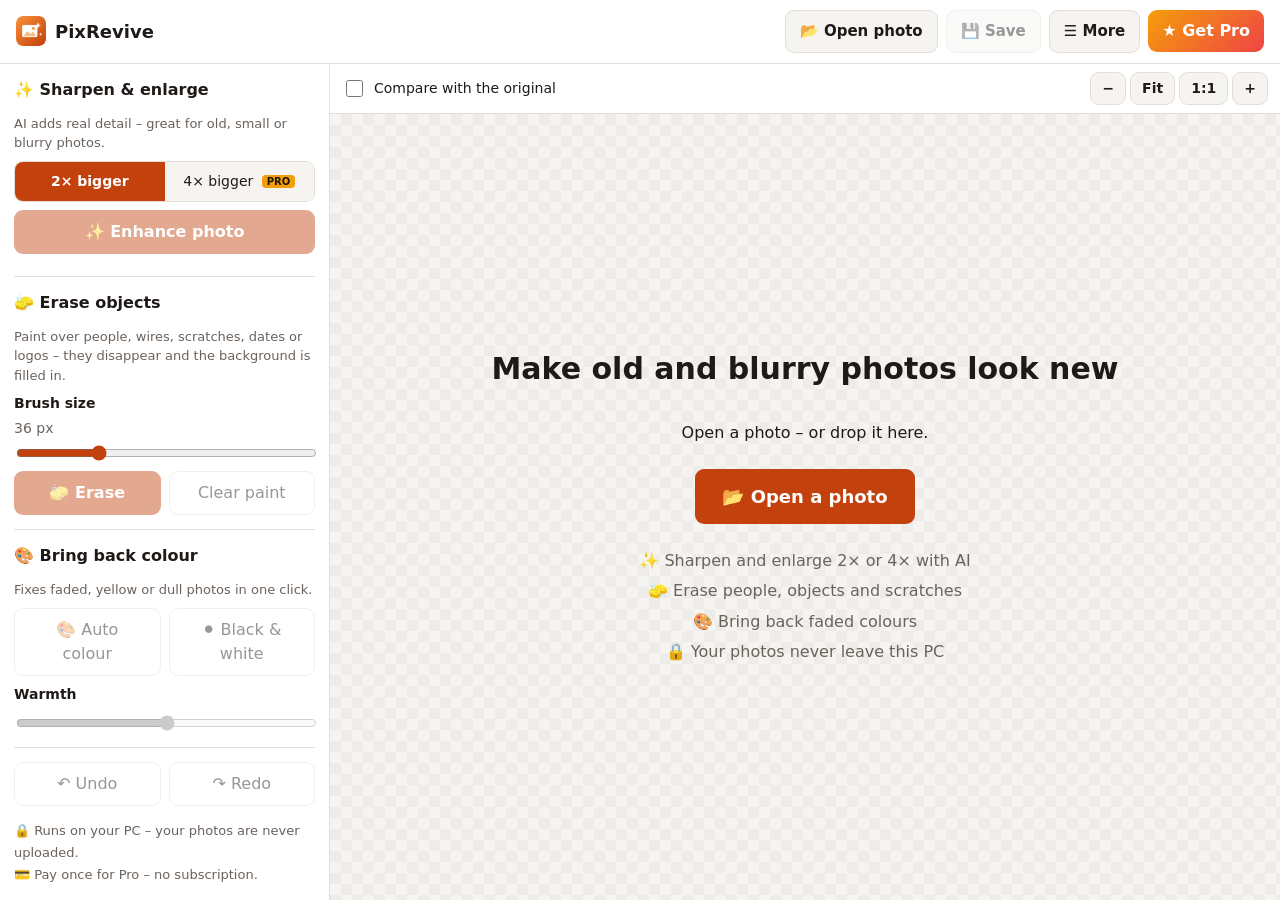
<file: index.html>
<!doctype html>
<html lang="en">
<head>
  <meta charset="utf-8">
  <meta name="viewport" content="width=device-width, initial-scale=1">
  <title>PixRevive – Photo Enhancer & Object Eraser</title>
  <meta name="description" content="Sharpen and enlarge photos 2× or 4×, bring back faded colours and erase unwanted objects with AI that runs on your own PC. No upload, no subscription.">
  <meta name="theme-color" content="#c2410c">
  <link rel="manifest" href="manifest.json">
  <link rel="icon" href="icon-192.png">
  <link rel="stylesheet" href="style.css">
</head>
<body>
  <header class="topbar">
    <div class="brand"><img src="icon-192.png" alt="" width="30" height="30"><span>PixRevive</span></div>
    <span id="fileName" class="file-name"></span>
    <div class="top-btns">
      <button id="openBtn" class="tb">📂 Open photo</button>
      <button id="saveBtn" class="tb" disabled>💾 Save</button>
      <button id="moreBtn" class="tb">☰ More</button>
      <button id="proBtn" class="pro-btn" hidden>★ Get Pro</button>
    </div>
    <div id="menu" class="menu" hidden>
      <button id="saveJpgBtn">Save as JPG (smaller file)</button>
      <button id="resetBtn">Go back to the original photo</button>
      <a href="help.html" target="_blank" rel="noopener">❓ How to use PixRevive</a>
      <a href="mailto:thequan03072002@gmail.com?subject=PixRevive%20feedback">✉ Feedback &amp; support</a>
      <a href="https://apps.microsoft.com/detail/9NNMBXF2VJG5" target="_blank" rel="noopener">More apps: TruePass passport photos</a>
      <a href="https://apps.microsoft.com/detail/9P25KDSFDB0N" target="_blank" rel="noopener">More apps: PixelBatch image converter</a>
    </div>
    <input id="fileIn" type="file" accept="image/*" hidden>
  </header>

  <main class="layout">
    <aside class="left">
      <section class="tool">
        <h2>✨ Sharpen &amp; enlarge</h2>
        <p class="hint">AI adds real detail – great for old, small or blurry photos.</p>
        <div class="seg" id="scaleSeg"><button data-v="2" class="on">2× bigger</button><button data-v="4">4× bigger <span class="badge pro-only">PRO</span></button></div>
        <button id="upBtn" class="primary wide" disabled>✨ Enhance photo</button>
        <p id="upInfo" class="hint"></p>
      </section>

      <section class="tool">
        <h2>🧽 Erase objects</h2>
        <p class="hint">Paint over people, wires, scratches, dates or logos – they disappear and the background is filled in.</p>
        <label class="field">Brush size <span id="brushVal" class="muted"></span><input id="brush" type="range" min="6" max="120" value="36"></label>
        <div class="two">
          <button id="eraseBtn" class="primary" disabled>🧽 Erase</button>
          <button id="clearMaskBtn" class="ghost" disabled>Clear paint</button>
        </div>
      </section>

      <section class="tool">
        <h2>🎨 Bring back colour</h2>
        <p class="hint">Fixes faded, yellow or dull photos in one click.</p>
        <div class="two">
          <button id="autoBtn" class="ghost" disabled>🎨 Auto colour</button>
          <button id="bwBtn" class="ghost" disabled>⚫ Black &amp; white</button>
        </div>
        <label class="field">Warmth <span id="warmVal" class="muted"></span><input id="warm" type="range" min="-40" max="40" value="0" disabled></label>
      </section>

      <div class="history">
        <button id="undoBtn" class="ghost" disabled>↶ Undo</button>
        <button id="redoBtn" class="ghost" disabled>↷ Redo</button>
      </div>
      <p class="promise">🔒 Runs on your PC – your photos are never uploaded.<br>💳 Pay once for Pro – no subscription.</p>
      <p class="fb-note">💬 Something not working the way you want? Tell me – <a href="mailto:thequan03072002@gmail.com?subject=PixRevive%20feedback">thequan03072002@gmail.com</a>. I read every message and improve the app.</p>
    </aside>

    <section class="stage">
      <div class="stagebar">
        <label class="check small"><input id="compare" type="checkbox"> Compare with the original</label>
        <span id="sizeLine" class="muted"></span>
        <span class="zoom"><button id="zoomOut" title="Zoom out">−</button><button id="zoomFit" title="Fit">Fit</button><button id="zoom100" title="Actual size">1:1</button><button id="zoomIn" title="Zoom in">+</button></span>
      </div>
      <div id="view" class="view">
        <div id="empty" class="empty">
          <h1>Make old and blurry photos look new</h1>
          <p>Open a photo – or drop it here.</p>
          <button id="openBig" class="primary big">📂 Open a photo</button>
          <ul class="promise-list">
            <li>✨ Sharpen and enlarge 2× or 4× with AI</li>
            <li>🧽 Erase people, objects and scratches</li>
            <li>🎨 Bring back faded colours</li>
            <li>🔒 Your photos never leave this PC</li>
          </ul>
        </div>
        <div id="canvasWrap" class="canvas-wrap" hidden>
          <canvas id="cv"></canvas>
          <canvas id="mask"></canvas>
          <div id="split" class="split" hidden><span>Original</span><span>Now</span></div>
        </div>
        <div id="busy" class="busy" hidden><div class="busy-card"><b id="busyTitle">Working…</b><div class="bar"><i id="busyBar"></i></div><p id="busyText" class="hint"></p></div></div>
      </div>
    </section>
  </main>

  <dialog id="proDialog" class="dlg">
    <h2>PixRevive Pro</h2>
    <p class="muted">One-time purchase. Yours forever on this Microsoft account. No subscription, ever.</p>
    <ul class="pro-list">
      <li><strong>4× enlarging</strong> – turn a small photo into a sharp print</li>
      <li><strong>Any photo size</strong> – the free version enlarges photos up to 1 megapixel</li>
      <li><strong>Save at full quality</strong> after erasing and colour fixes on big photos</li>
    </ul>
    <p class="fb-note">💬 Something not working the way you want? Tell me – <a href="mailto:thequan03072002@gmail.com?subject=PixRevive%20feedback">thequan03072002@gmail.com</a>. I read every message and improve the app.</p>
    <p id="proMsg" class="pro-msg" hidden></p>
    <div class="row-btns">
      <button id="buyBtn" class="primary" autofocus>Unlock Pro</button>
      <button id="restoreBtn" class="ghost">Restore purchase</button>
      <button id="closePro" class="ghost">Not now</button>
    </div>
  </dialog>
  <div id="toast" class="toast" hidden></div>
  <script src="app.js"></script>
  <script src="rate.js" data-id="9P8Q19XG2XGT" data-app="PixRevive"></script>
</body>
</html>
</file>
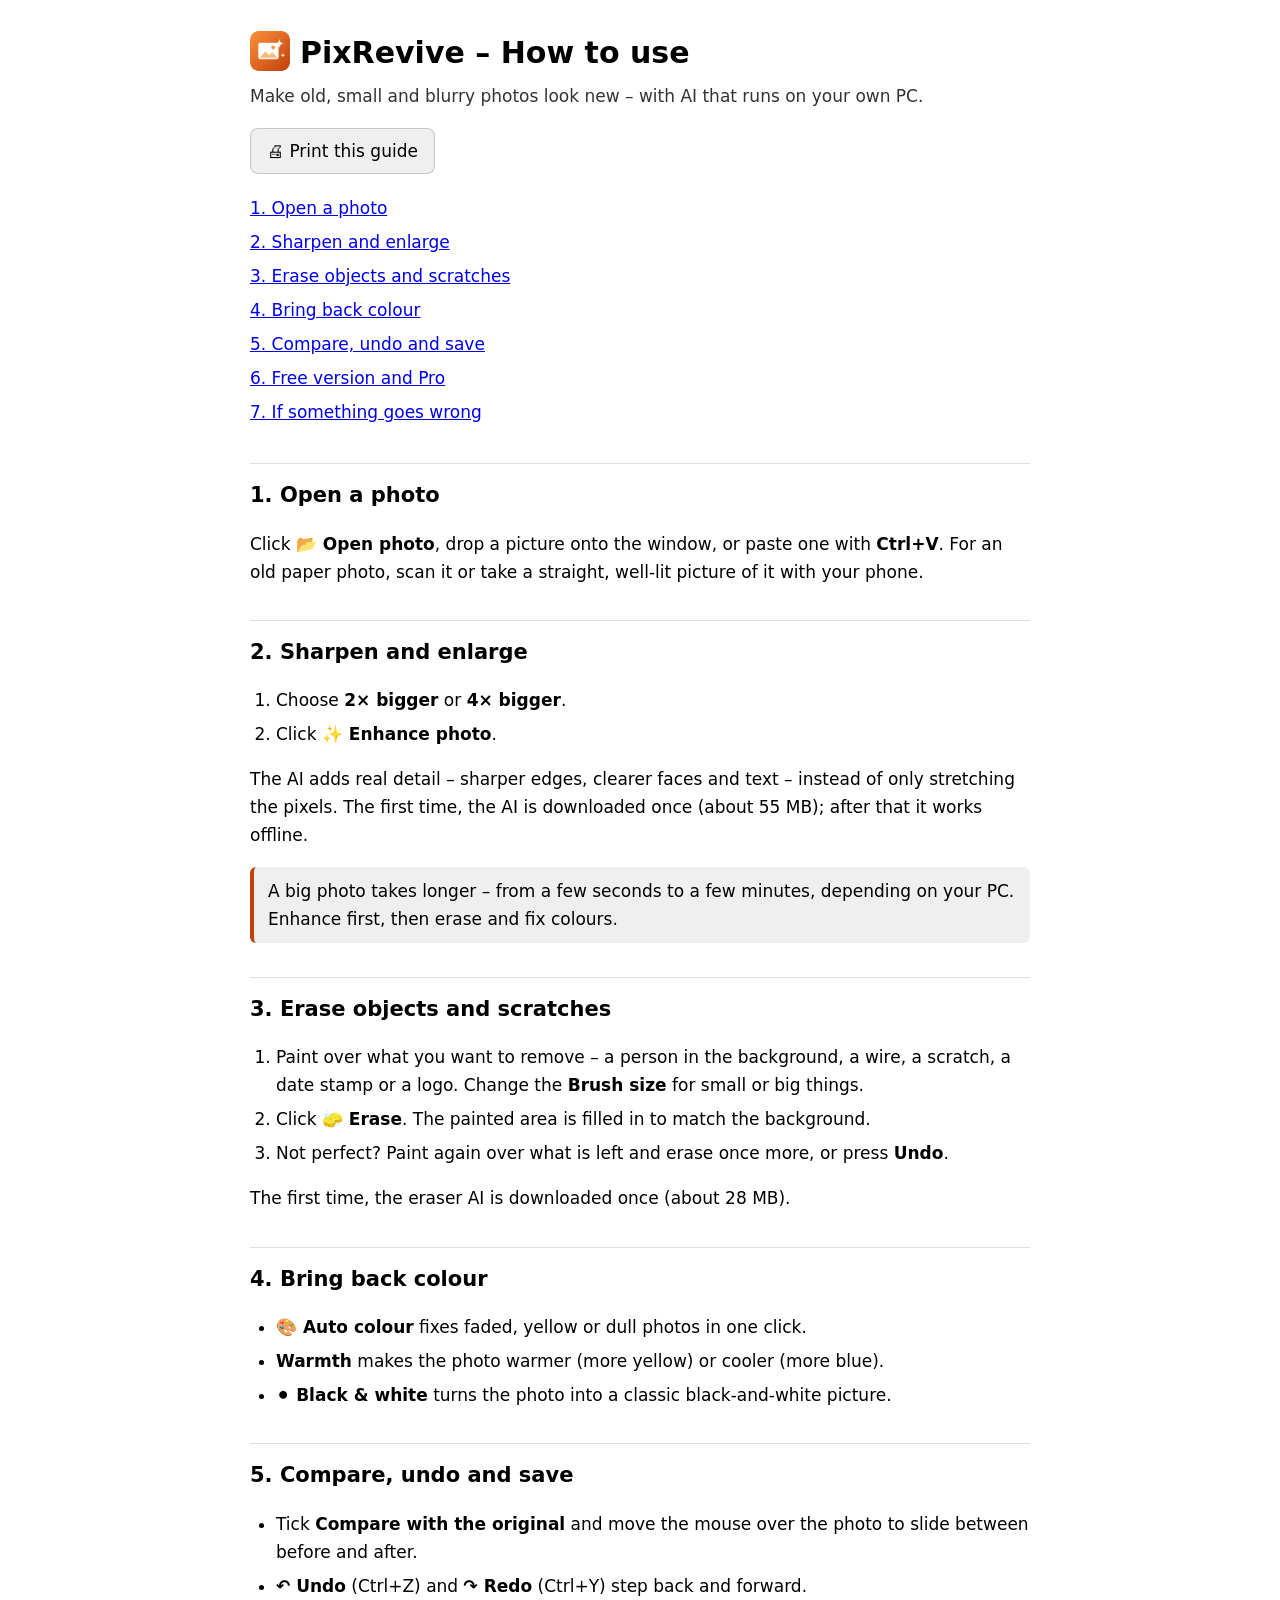
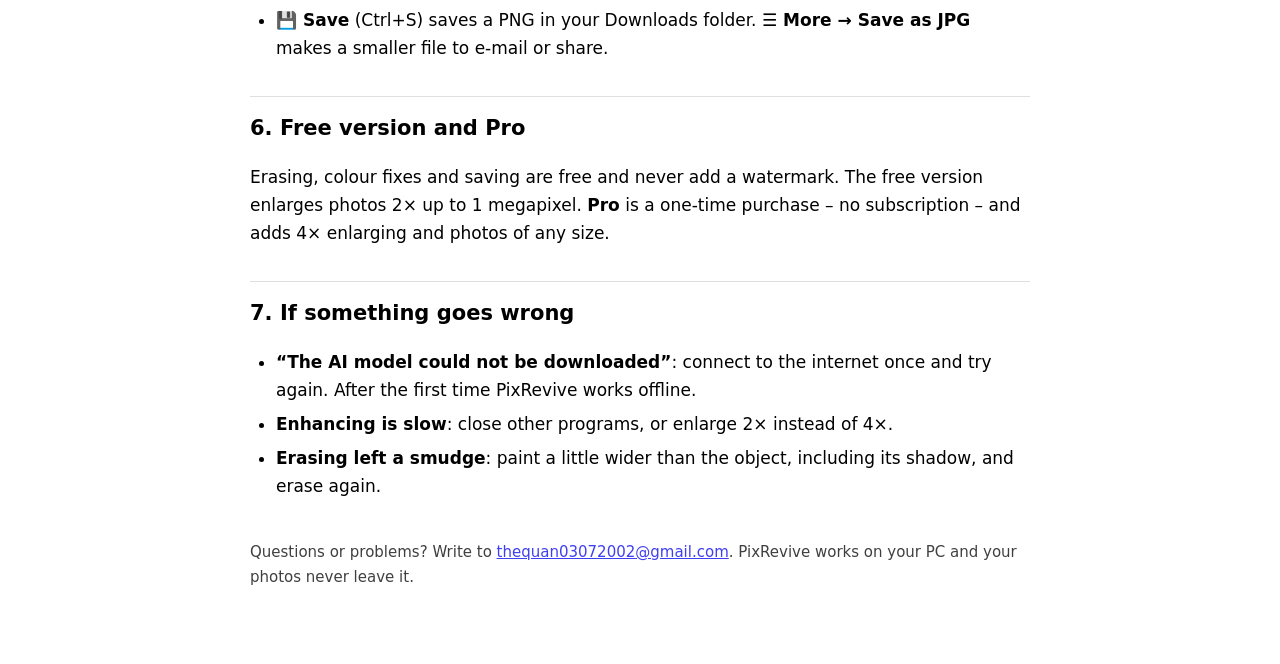
<file: help.html>
<!doctype html><html lang="en"><head><meta charset="utf-8"><meta name="viewport" content="width=device-width, initial-scale=1"><title>PixRevive – How to use</title><link rel="icon" href="icon-192.png"><style>:root{--a:#c2410c;color-scheme:light dark}body{font:17px/1.65 "Segoe UI",system-ui,sans-serif;max-width:780px;margin:0 auto;padding:28px 20px 60px}h1{font-size:30px;margin:0 0 4px}h1 img{vertical-align:-8px;border-radius:8px;margin-right:10px}h2{font-size:21px;margin:34px 0 8px;padding-top:14px;border-top:1px solid #8884}.lead{opacity:.8;margin:0 0 18px}ol,ul{padding-left:26px}li{margin:6px 0}.tip{border-left:4px solid var(--a);background:#8882;padding:10px 14px;border-radius:6px;margin:12px 0}.toc a{display:block;padding:3px 0}.foot{margin-top:40px;opacity:.75;font-size:15px}button{font:inherit;padding:8px 16px;border-radius:8px;border:1px solid #8886;cursor:pointer}@media print{.noprint{display:none}}</style></head><body>
<h1><img src="icon-192.png" width="40" height="40" alt="">PixRevive – How to use</h1>
<p class="lead">Make old, small and blurry photos look new – with AI that runs on your own PC.</p>
<p class="noprint"><button onclick="print()">🖨 Print this guide</button></p>
<div class="toc noprint"><a href="#s0">1. Open a photo</a><a href="#s1">2. Sharpen and enlarge</a><a href="#s2">3. Erase objects and scratches</a><a href="#s3">4. Bring back colour</a><a href="#s4">5. Compare, undo and save</a><a href="#s5">6. Free version and Pro</a><a href="#s6">7. If something goes wrong</a></div>
<h2 id="s0">1. Open a photo</h2><p>Click <b>📂 Open photo</b>, drop a picture onto the window, or paste one with <b>Ctrl+V</b>. For an old paper photo, scan it or take a straight, well-lit picture of it with your phone.</p>
<h2 id="s1">2. Sharpen and enlarge</h2><ol><li>Choose <b>2× bigger</b> or <b>4× bigger</b>.</li><li>Click <b>✨ Enhance photo</b>.</li></ol><p>The AI adds real detail – sharper edges, clearer faces and text – instead of only stretching the pixels. The first time, the AI is downloaded once (about 55 MB); after that it works offline.</p><div class="tip">A big photo takes longer – from a few seconds to a few minutes, depending on your PC. Enhance first, then erase and fix colours.</div>
<h2 id="s2">3. Erase objects and scratches</h2><ol><li>Paint over what you want to remove – a person in the background, a wire, a scratch, a date stamp or a logo. Change the <b>Brush size</b> for small or big things.</li><li>Click <b>🧽 Erase</b>. The painted area is filled in to match the background.</li><li>Not perfect? Paint again over what is left and erase once more, or press <b>Undo</b>.</li></ol><p>The first time, the eraser AI is downloaded once (about 28 MB).</p>
<h2 id="s3">4. Bring back colour</h2><ul><li><b>🎨 Auto colour</b> fixes faded, yellow or dull photos in one click.</li><li><b>Warmth</b> makes the photo warmer (more yellow) or cooler (more blue).</li><li><b>⚫ Black &amp; white</b> turns the photo into a classic black-and-white picture.</li></ul>
<h2 id="s4">5. Compare, undo and save</h2><ul><li>Tick <b>Compare with the original</b> and move the mouse over the photo to slide between before and after.</li><li><b>↶ Undo</b> (Ctrl+Z) and <b>↷ Redo</b> (Ctrl+Y) step back and forward.</li><li><b>💾 Save</b> (Ctrl+S) saves a PNG in your Downloads folder. <b>☰ More → Save as JPG</b> makes a smaller file to e-mail or share.</li></ul>
<h2 id="s5">6. Free version and Pro</h2><p>Erasing, colour fixes and saving are free and never add a watermark. The free version enlarges photos 2× up to 1 megapixel. <b>Pro</b> is a one-time purchase – no subscription – and adds 4× enlarging and photos of any size.</p>
<h2 id="s6">7. If something goes wrong</h2><ul><li><b>“The AI model could not be downloaded”</b>: connect to the internet once and try again. After the first time PixRevive works offline.</li><li><b>Enhancing is slow</b>: close other programs, or enlarge 2× instead of 4×.</li><li><b>Erasing left a smudge</b>: paint a little wider than the object, including its shadow, and erase again.</li></ul>
<p class="foot">Questions or problems? Write to <a href="mailto:thequan03072002@gmail.com">thequan03072002@gmail.com</a>. PixRevive works on your PC and your photos never leave it.</p></body></html>
</file>
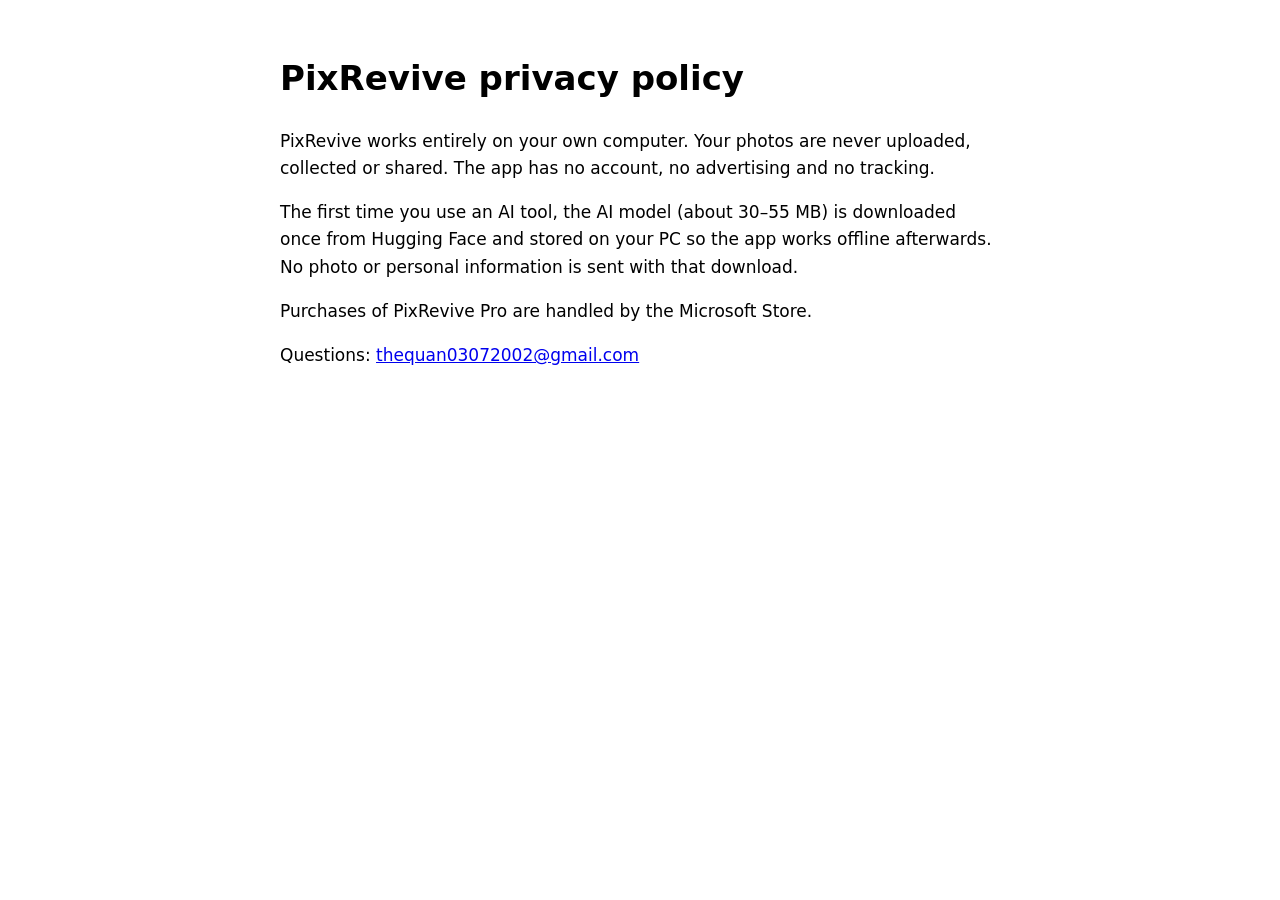
<file: privacy.html>
<!doctype html><html lang="en"><head><meta charset="utf-8"><meta name="viewport" content="width=device-width, initial-scale=1"><title>PixRevive – Privacy</title><style>body{font:17px/1.6 "Segoe UI",system-ui,sans-serif;max-width:720px;margin:0 auto;padding:28px 20px}</style></head><body><h1>PixRevive privacy policy</h1><p>PixRevive works entirely on your own computer. Your photos are never uploaded, collected or shared. The app has no account, no advertising and no tracking.</p><p>The first time you use an AI tool, the AI model (about 30–55 MB) is downloaded once from Hugging Face and stored on your PC so the app works offline afterwards. No photo or personal information is sent with that download.</p><p>Purchases of PixRevive Pro are handled by the Microsoft Store.</p><p>Questions: <a href="mailto:thequan03072002@gmail.com">thequan03072002@gmail.com</a></p></body></html>
</file>
<file: style.css>
:root { --bg: #f6f4f1; --card: #ffffff; --text: #1f1a17; --muted: #6b625c; --line: #e5ddd6; --accent: #c2410c; --accent-2: #ffedd5; --on-accent: #ffffff; --danger: #b42318; color-scheme: light dark; }
@media (prefers-color-scheme: dark) { :root { --bg: #141210; --card: #1d1a17; --text: #f1ebe5; --muted: #a89d94; --line: #332d28; --accent: #fb923c; --accent-2: #3b200f; --on-accent: #1f0d02; --danger: #f97066; } }
* { box-sizing: border-box; }
html, body { height: 100%; }
body { margin: 0; font: 16px/1.5 "Segoe UI", system-ui, sans-serif; background: var(--bg); color: var(--text); display: flex; flex-direction: column; }
[hidden] { display: none !important; }
h1 { font-size: 30px; margin: 0 0 6px; }
h2 { font-size: 16px; margin: 0 0 4px; }
.topbar { position: relative; display: flex; align-items: center; gap: 14px; padding: 10px 16px; border-bottom: 1px solid var(--line); background: var(--card); }
.brand { display: flex; align-items: center; gap: 9px; font-weight: 700; font-size: 18px; }
.brand img { border-radius: 7px; }
.file-name { flex: 1; min-width: 0; color: var(--muted); white-space: nowrap; overflow: hidden; text-overflow: ellipsis; }
.top-btns { display: flex; gap: 8px; align-items: center; }
button { font: inherit; border-radius: 9px; padding: 9px 14px; cursor: pointer; border: 1px solid transparent; }
button:disabled { opacity: .45; cursor: not-allowed; }
.tb { background: var(--bg); color: var(--text); border-color: var(--line); font-weight: 600; font-size: 15px; }
.tb:hover:not(:disabled), .ghost:hover:not(:disabled) { border-color: var(--accent); }
.primary { background: var(--accent); color: var(--on-accent); font-weight: 700; }
.ghost { background: transparent; color: var(--text); border-color: var(--line); }
.big { font-size: 18px; padding: 13px 26px; }
.wide { width: 100%; }
.pro-btn { background: linear-gradient(135deg, #f59e0b, #ef4444); color: #fff; font-weight: 700; border: 0; }
.pro-btn.is-pro { background: var(--accent-2); color: var(--accent); cursor: default; }
.badge { font-size: 10px; font-weight: 700; background: #f59e0b; color: #1f1503; border-radius: 4px; padding: 1px 5px; margin-left: 4px; vertical-align: 1px; }
body.unlocked .pro-only { display: none; }
.menu { position: absolute; right: 16px; top: 54px; z-index: 20; background: var(--card); border: 1px solid var(--line); border-radius: 12px; padding: 6px; display: flex; flex-direction: column; min-width: 300px; box-shadow: 0 10px 30px rgba(0,0,0,.25); }
.menu button, .menu a { text-align: left; background: transparent; color: var(--text); padding: 10px 12px; border-radius: 8px; text-decoration: none; font-size: 15px; }
.menu button:hover, .menu a:hover { background: var(--accent-2); }
.layout { flex: 1; min-height: 0; display: grid; grid-template-columns: 330px minmax(0, 1fr); }
.left { background: var(--card); padding: 14px; overflow: auto; display: flex; flex-direction: column; gap: 14px; border-right: 1px solid var(--line); }
.tool { display: flex; flex-direction: column; gap: 8px; padding-bottom: 14px; border-bottom: 1px solid var(--line); }
.field { display: flex; flex-direction: column; gap: 4px; font-size: 14px; font-weight: 600; }
.two { display: grid; grid-template-columns: 1fr 1fr; gap: 8px; }
.seg { display: flex; border: 1px solid var(--line); border-radius: 9px; overflow: hidden; }
.seg button { flex: 1; border-radius: 0; background: var(--bg); color: var(--text); padding: 8px 6px; font-size: 14px; }
.seg button.on { background: var(--accent); color: var(--on-accent); font-weight: 700; }
input[type=range] { width: 100%; accent-color: var(--accent); }
.check { display: flex; align-items: center; gap: 8px; font-size: 14px; }
.check input { width: 17px; height: 17px; accent-color: var(--accent); }
.hint { color: var(--muted); font-size: 13px; margin: 0; }
.muted { color: var(--muted); font-weight: 400; }
.history { display: grid; grid-template-columns: 1fr 1fr; gap: 8px; }
.promise { font-size: 13px; color: var(--muted); margin: 0; line-height: 1.7; }
.stage { position: relative; min-width: 0; min-height: 0; display: flex; flex-direction: column; }
.stagebar { display: flex; justify-content: space-between; align-items: center; gap: 12px; padding: 8px 12px; border-bottom: 1px solid var(--line); background: var(--card); font-size: 14px; }
.zoom { display: flex; gap: 4px; }
.zoom button { background: var(--bg); color: var(--text); border: 1px solid var(--line); padding: 5px 11px; font-weight: 700; }
.view { position: relative; flex: 1; min-height: 0; overflow: auto; background: repeating-conic-gradient(#8881 0% 25%, transparent 0% 50%) 0 0 / 22px 22px; }
.empty { position: absolute; inset: 0; display: flex; flex-direction: column; align-items: center; justify-content: center; text-align: center; gap: 8px; padding: 20px; }
.empty.drag { outline: 4px dashed var(--accent); outline-offset: -16px; }
.promise-list { list-style: none; padding: 0; margin: 14px 0 0; color: var(--muted); line-height: 1.9; }
.canvas-wrap { position: relative; margin: 20px auto; width: max-content; }
.canvas-wrap canvas { display: block; }
#cv { box-shadow: 0 6px 24px #0003; }
#mask { position: absolute; inset: 0; cursor: crosshair; touch-action: none; opacity: .5; }
.split { position: absolute; top: 8px; left: 8px; right: 8px; display: flex; justify-content: space-between; pointer-events: none; }
.split span { background: #000a; color: #fff; font-size: 12px; padding: 2px 8px; border-radius: 6px; }
.busy { position: absolute; inset: 0; background: #0006; display: flex; align-items: center; justify-content: center; z-index: 5; }
.busy-card { background: var(--card); padding: 18px 22px; border-radius: 14px; width: min(420px, 90%); display: flex; flex-direction: column; gap: 10px; }
.bar { height: 8px; border-radius: 6px; background: var(--line); overflow: hidden; }
.bar i { display: block; height: 100%; width: 0; background: var(--accent); transition: width .2s; }
.dlg { border: 1px solid var(--line); border-radius: 16px; background: var(--card); color: var(--text); padding: 22px; max-width: 480px; }
.dlg::backdrop { background: #0007; }
.pro-list { padding-left: 20px; }
.pro-list li { margin: 6px 0; }
.pro-msg { background: var(--accent-2); padding: 8px 10px; border-radius: 8px; }
.row-btns { display: flex; gap: 8px; flex-wrap: wrap; margin-top: 12px; }
.toast { position: fixed; left: 50%; bottom: 24px; transform: translateX(-50%); background: #1f1a17; color: #fff; padding: 10px 16px; border-radius: 10px; z-index: 50; max-width: 90vw; }
@media (max-width: 900px) { html, body { height: auto; } .layout { flex: none; grid-template-columns: 1fr; grid-template-rows: auto 70vh; } .left { overflow: visible; border-right: 0; border-bottom: 1px solid var(--line); } } /* narrow window: the page scrolls, so every tool is reachable (was squeezed into a tiny scroll box) */
@media (max-width: 640px) { .topbar { flex-wrap: wrap; gap: 8px; padding: 8px 10px; } .top-btns { flex-wrap: wrap; margin-left: auto; } .tb { font-size: 14px; padding: 7px 10px; } .stagebar { flex-wrap: wrap; } }
.fb-note { color: var(--muted); font-size: 12px; font-weight: 400; line-height: 1.45; margin: 10px 0 0; overflow-wrap: anywhere; }
.fb-note a { color: inherit; text-decoration: underline; }
</file>
